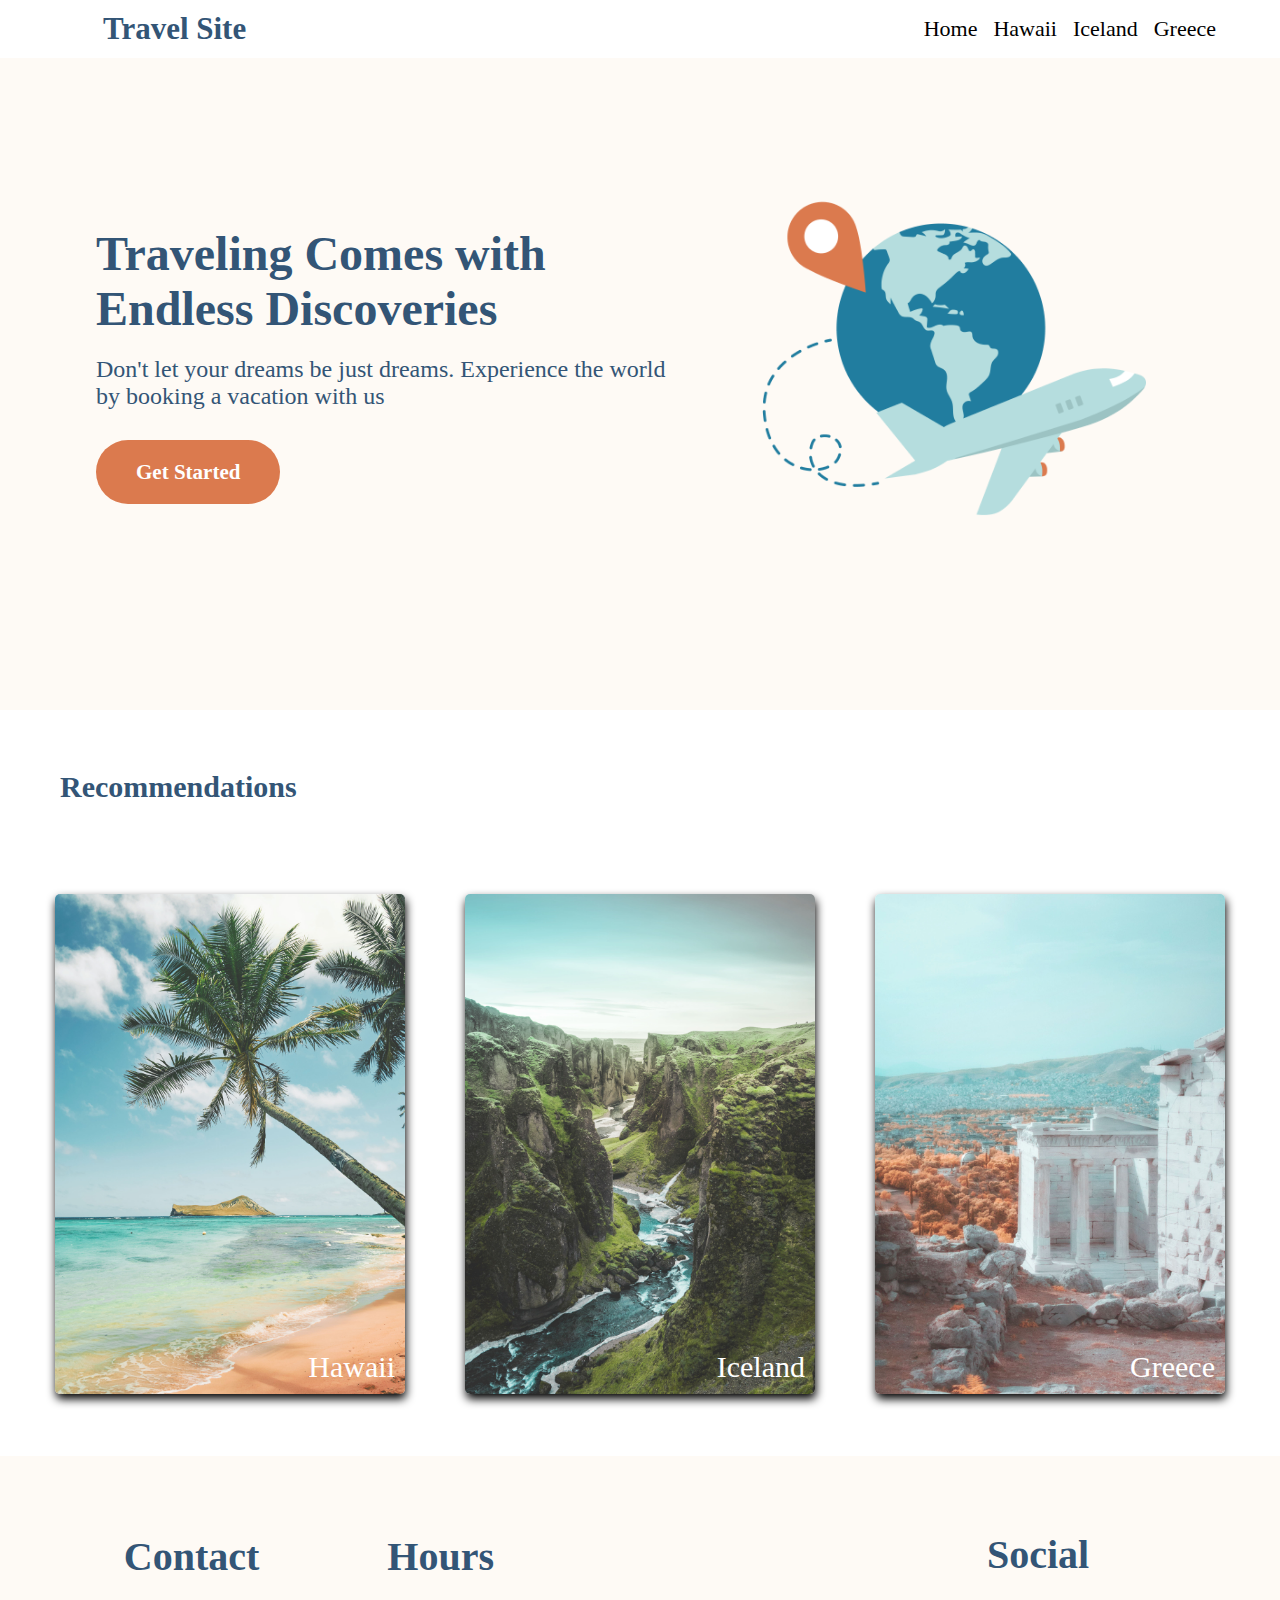
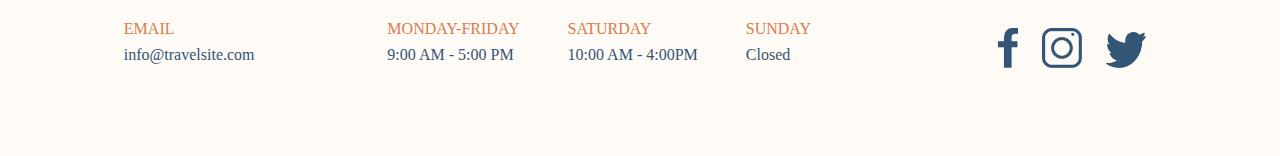
<file: index.html>
<!DOCTYPE html>
<html lang="en">
  <head>
    <meta charset="UTF-8" />
    <meta http-equiv="X-UA-Compatible" content="IE=edge" />
    <meta name="viewport" content="width=device-width, initial-scale=1.0" />
    <title>Travel Site</title>
    <link href="./css/global.css" type="text/css" rel="stylesheet" />
    <link href="css/main.css" type="text/css" rel="stylesheet" />
  </head>
  <body>
    <header>
      <nav class="main-nav">
        <h1 class="main-nav__logo">
          <a class="main-nav__logo" href="./index.html">Travel Site</a>
        </h1>
        <ul class="main-nav__list">
          <li class="main-nav__list-item">
            <a class="main-nav__list-item" href="index.html">Home</a>
          </li>
          <li class="main-nav__list-item">
            <a class="main-nav__list-item" href="./pages/hawaii.html">Hawaii</a>
          </li>
          <li class="main-nav__list-item">
            <a class="main-nav__list-item" href="./pages/iceland.html"
              >Iceland</a
            >
          </li>
          <li class="main-nav__list-item">
            <a class="main-nav__list-item" href="./pages/greece.html">Greece</a>
          </li>
        </ul>
      </nav>
      <div class="hero">
        <h1 class="hero__title">Traveling Comes with Endless Discoveries</h1>
        <p class="hero__content">
          Don't let your dreams be just dreams. Experience the world by booking
          a vacation with us
        </p>
        <div>
          <a class="hero__button" href="./pages/travelform.html">Get Started</a>
        </div>
      </div>
    </header>
    <section>
      <h2 class="section-title">Recommendations</h2>

      <div class="cardsContainer">
        <a href="./pages/hawaii.html">
          <div class="card__item card__item--hawaii">Hawaii</div>
        </a>
        <a href="./pages/iceland.html">
          <div class="card__item card__item--iceland">Iceland</div>
        </a>
        <a href="./pages/greece.html">
          <div class="card__item card_item--greece">Greece</div>
        </a>
      </div>
    </section>

    <footer class="footer-container">
      <!--parent container-->
      <div class="footer__item--contact">
        <h2 class="footer__item--title">Contact</h2>
        <h3 class="footer__item--subtitle">Email</h3>
        <p class="footer__item--text">info@travelsite.com</p>
      </div>

      <div class="footer__item--hours">
        <h2 class="footer__item--title">Hours</h2>
        <h3 class="footer__item--subtitle">Monday-Friday</h3>
        <p class="footer__item--text">9:00 AM - 5:00 PM</p>
      </div>

      <div class="footer__item--weekend">
        <p class="footer__item--subtitle">Saturday</p>
        <p class="footer__item--text">10:00 AM - 4:00PM</p>
      </div>

      <div class="footer__item--weekend">
        <p class="footer__item--subtitle">Sunday</p>
        <p class="footer__item--text">Closed</p>
      </div>

      <div class="footer__item--social">
        <h2 class="footer__item--title">Social</h2>
        <figure>
          <a href="https://www.facebook.com"
            ><img src="./assets/Icons/icon-facebook.png" alt="facebook"
          /></a>
          <a href="https://www.instagram.com"
            ><img src="./assets/Icons/icon-instagram.png" alt="facebook"
          /></a>
          <a href="https://www.twitter.com"
            ><img src="./assets/Icons/icon-twitter.png" alt="facebook"
          /></a>
        </figure>
      </div>
    </footer>
  </body>
</html>
</file>
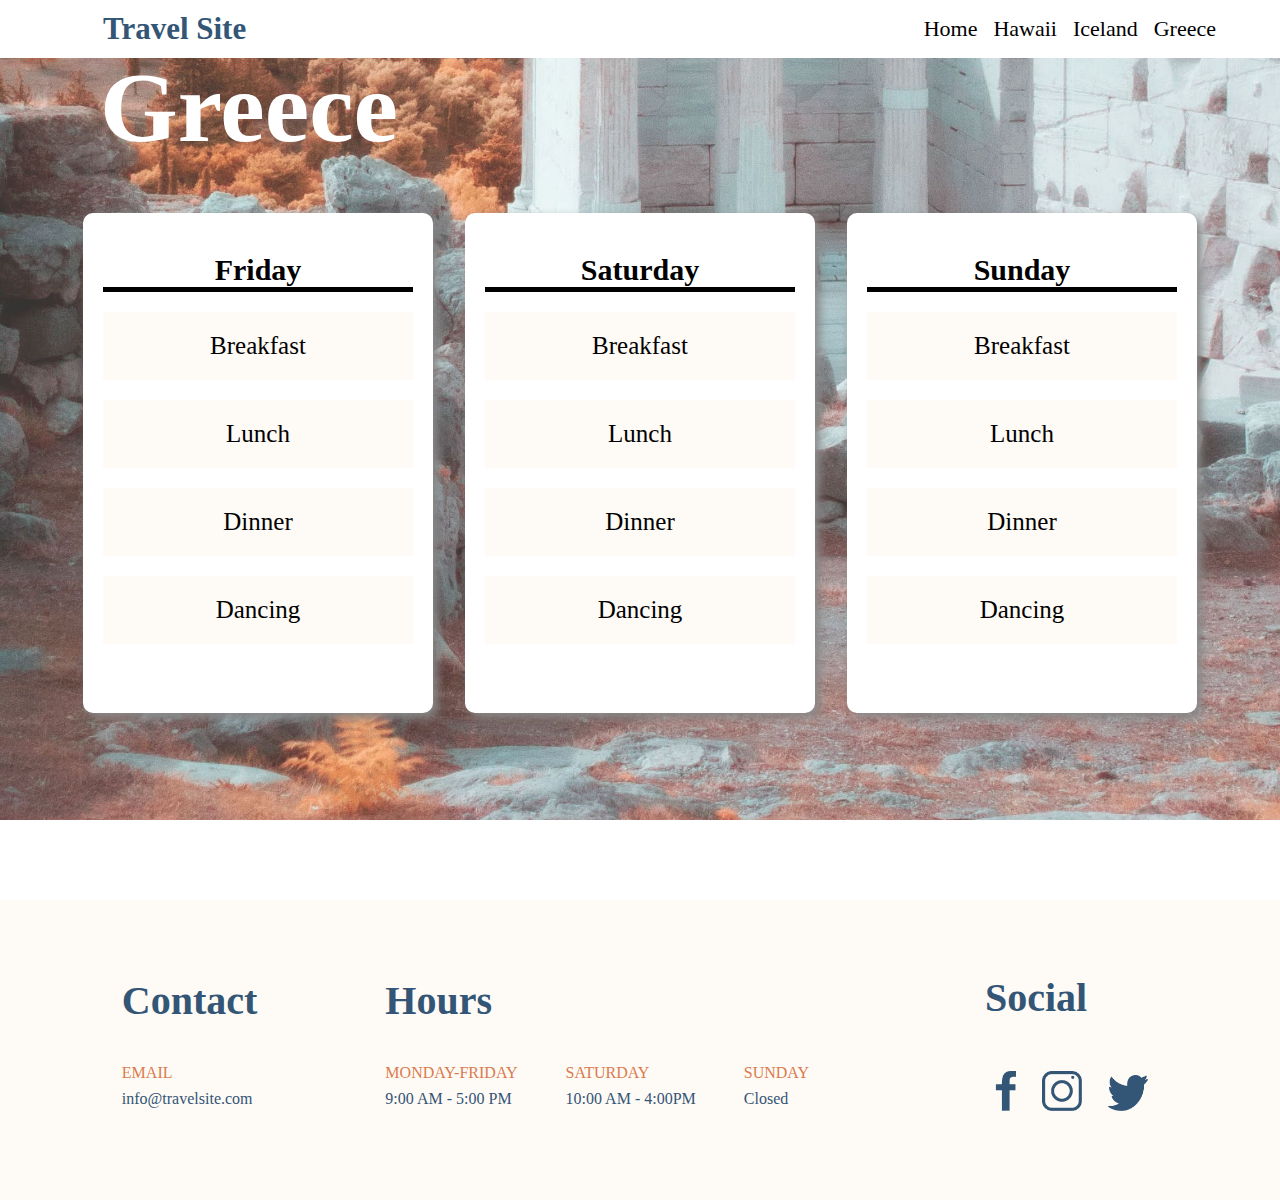
<file: pages/greece.html>
<!DOCTYPE html>
<html lang="en">
  <head>
    <meta charset="UTF-8" />
    <meta http-equiv="X-UA-Compatible" content="IE=edge" />
    <meta name="viewport" content="width=device-width, initial-scale=1.0" />
    <title>Greece</title>
    <link href="../css/global.css" type="text/css" rel="stylesheet" />
    <link href="../css/destinations.css" type="text/css" rel="stylesheet" />
  </head>
  <body>
    <header>
      <nav class="main-nav">
        <h1 class="main-nav__logo">
          <a class="main-nav__logo" href="../index.html">Travel Site</a>
        </h1>
        <ul class="main-nav__list">
          <li class="main-nav__list-item">
            <a class="main-nav__list-item" href="../index.html">Home</a>
          </li>
          <li class="main-nav__list-item">
            <a class="main-nav__list-item" href="./hawaii.html">Hawaii</a>
          </li>
          <li class="main-nav__list-item">
            <a class="main-nav__list-item" href="./iceland.html">Iceland</a>
          </li>
          <li class="main-nav__list-item">
            <a class="main-nav__list-item" href="./greece.html">Greece</a>
          </li>
        </ul>
      </nav>
    </header>
    <main>
      <!--remember this is the background of the main part,
no flex,title goes here-->
      <section class="main__container--greece">
        <h1 class="destination-title">Greece</h1>
        <article class="cardsContainer">
          <!--remember i used .card__item specs, decided to create a new class 
to style background within same .destinationCards-->
          <section class="destinationCards">
            <ul class="destinationCards__title">
              Friday
            </ul>
            <li class="destinationCards__li">Breakfast</li>
            <li class="destinationCards__li">Lunch</li>
            <li class="destinationCards__li">Dinner</li>
            <li class="destinationCards__li">Dancing</li>
          </section>

          <section class="destinationCards">
            <ul class="destinationCards__title">
              Saturday
            </ul>
            <li class="destinationCards__li">Breakfast</li>
            <li class="destinationCards__li">Lunch</li>
            <li class="destinationCards__li">Dinner</li>
            <li class="destinationCards__li">Dancing</li>
          </section>

          <section class="destinationCards">
            <ul class="destinationCards__title">
              Sunday
            </ul>
            <li class="destinationCards__li">Breakfast</li>
            <li class="destinationCards__li">Lunch</li>
            <li class="destinationCards__li">Dinner</li>
            <li class="destinationCards__li">Dancing</li>
          </section>
        </article>
      </section>
    </main>

    <footer class="footer-container">
      <!--parent container-->
      <div class="footer__item--contact">
        <h2 class="footer__item--title">Contact</h2>
        <h3 class="footer__item--subtitle">Email</h3>
        <p class="footer__item--text">info@travelsite.com</p>
      </div>

      <div class="footer__item--hours">
        <h2 class="footer__item--title">Hours</h2>
        <h3 class="footer__item--subtitle">Monday-Friday</h3>
        <p class="footer__item--text">9:00 AM - 5:00 PM</p>
      </div>

      <div class="footer__item--weekend">
        <p class="footer__item--subtitle">Saturday</p>
        <p class="footer__item--text">10:00 AM - 4:00PM</p>
      </div>

      <div class="footer__item--weekend">
        <p class="footer__item--subtitle">Sunday</p>
        <p class="footer__item--text">Closed</p>
      </div>

      <div class="footer__item--social">
        <h2 class="footer__item--title">
          Social
          <h2>
            <figure>
              <a href="https://www.facebook.com"
                ><img src="../assets/Icons/icon-facebook.png" alt="facebook"
              /></a>
              <a href="https://www.instagram.com"
                ><img src="../assets/Icons/icon-instagram.png" alt="facebook"
              /></a>
              <a href="https://www.twitter.com"
                ><img src="../assets/Icons/icon-twitter.png" alt="facebook"
              /></a>
            </figure>
          </h2>
        </h2>
      </div>
    </footer>
  </body>
</html>
</file>
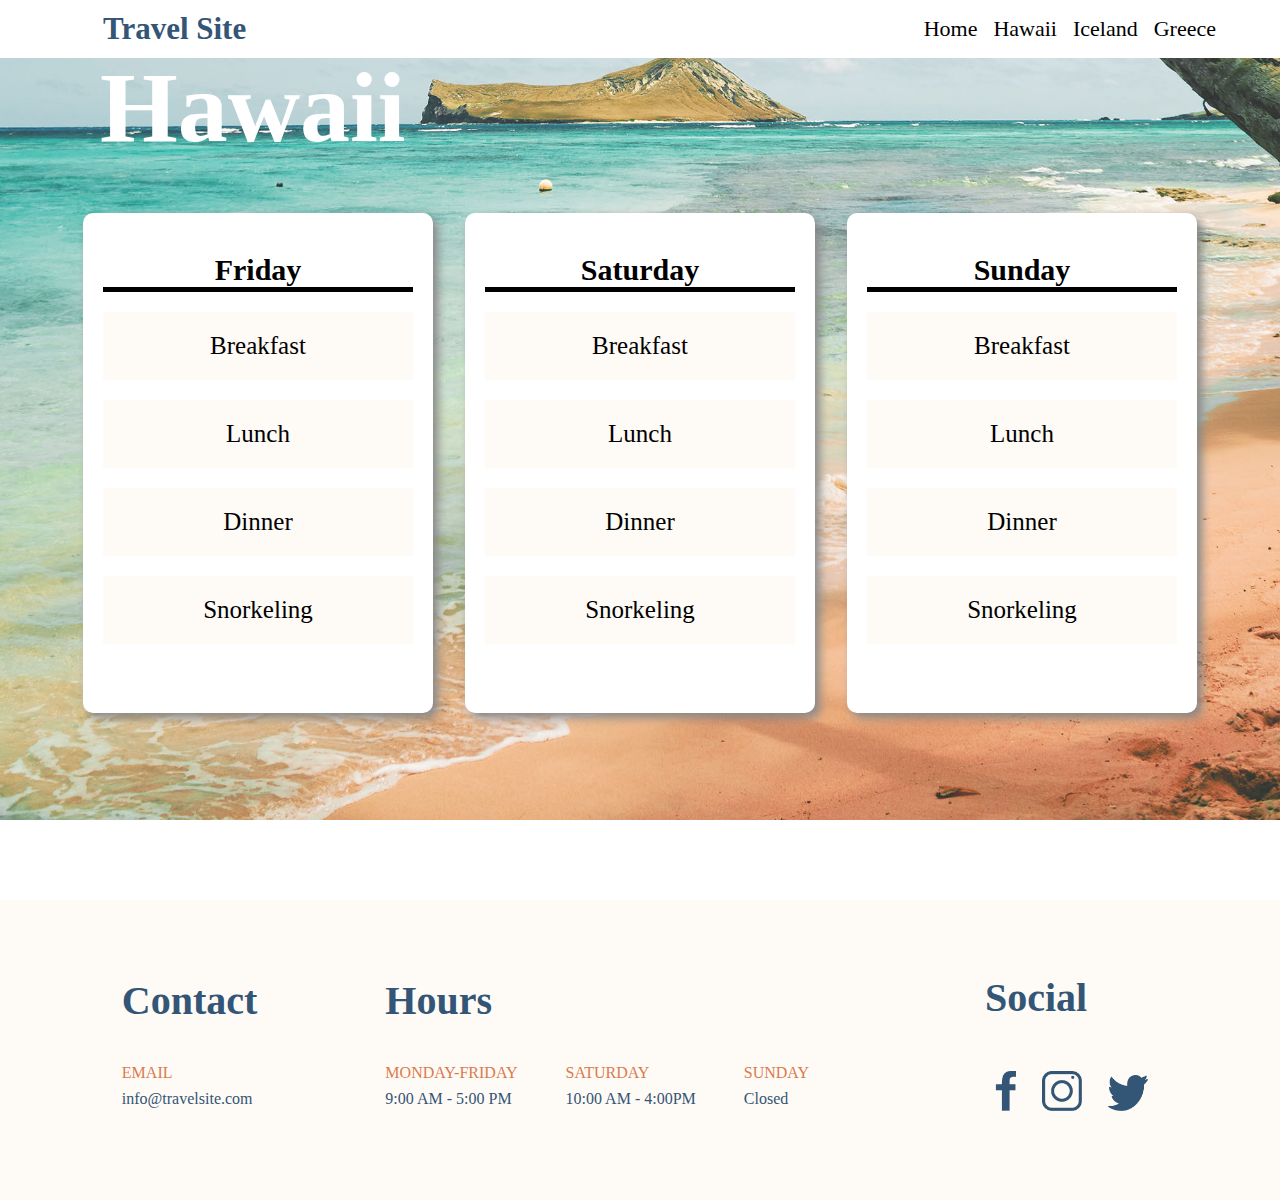
<file: pages/hawaii.html>
<!DOCTYPE html>
<html lang="en">
  <head>
    <meta charset="UTF-8" />
    <meta http-equiv="X-UA-Compatible" content="IE=edge" />
    <meta name="viewport" content="width=device-width, initial-scale=1.0" />
    <title>Hawaii</title>
    <link href="../css/global.css" type="text/css" rel="stylesheet" />
    <link href="../css/destinations.css" type="text/css" rel="stylesheet" />
  </head>
  <body>
    <header>
      <nav class="main-nav">
        <h1 class="main-nav__logo">
          <a class="main-nav__logo" href="../index.html">Travel Site</a>
        </h1>
        <ul class="main-nav__list">
          <li class="main-nav__list-item">
            <a class="main-nav__list-item" href="../index.html">Home</a>
          </li>
          <li class="main-nav__list-item">
            <a class="main-nav__list-item" href="./hawaii.html">Hawaii</a>
          </li>
          <li class="main-nav__list-item">
            <a class="main-nav__list-item" href="./iceland.html">Iceland</a>
          </li>
          <li class="main-nav__list-item">
            <a class="main-nav__list-item" href="./greece.html">Greece</a>
          </li>
        </ul>
      </nav>
    </header>
    <main>
      <!--remember this is the background of the main part,
no flex,title goes here-->
      <section class="main__container--hawaii">
        <h1 class="destination-title">Hawaii</h1>
        <article class="cardsContainer">
          <!--remember i used .card__item specs, decided to create a new class 
to style background within same .destinationCards-->
          <section class="destinationCards">
            <ul class="destinationCards__title">
              Friday
            </ul>
            <li class="destinationCards__li">Breakfast</li>
            <li class="destinationCards__li">Lunch</li>
            <li class="destinationCards__li">Dinner</li>
            <li class="destinationCards__li">Snorkeling</li>
          </section>

          <section class="destinationCards">
            <ul class="destinationCards__title">
              Saturday
            </ul>
            <li class="destinationCards__li">Breakfast</li>
            <li class="destinationCards__li">Lunch</li>
            <li class="destinationCards__li">Dinner</li>
            <li class="destinationCards__li">Snorkeling</li>
          </section>

          <section class="destinationCards">
            <ul class="destinationCards__title">
              Sunday
            </ul>
            <li class="destinationCards__li">Breakfast</li>
            <li class="destinationCards__li">Lunch</li>
            <li class="destinationCards__li">Dinner</li>
            <li class="destinationCards__li">Snorkeling</li>
          </section>
        </article>
      </section>
    </main>
    <footer class="footer-container">
      <!--parent container-->
      <div class="footer__item--contact">
        <h2 class="footer__item--title">Contact</h2>
        <h3 class="footer__item--subtitle">Email</h3>
        <p class="footer__item--text">info@travelsite.com</p>
      </div>

      <div class="footer__item--hours">
        <h2 class="footer__item--title">Hours</h2>
        <h3 class="footer__item--subtitle">Monday-Friday</h3>
        <p class="footer__item--text">9:00 AM - 5:00 PM</p>
      </div>

      <div class="footer__item--weekend">
        <p class="footer__item--subtitle">Saturday</p>
        <p class="footer__item--text">10:00 AM - 4:00PM</p>
      </div>

      <div class="footer__item--weekend">
        <p class="footer__item--subtitle">Sunday</p>
        <p class="footer__item--text">Closed</p>
      </div>

      <div class="footer__item--social">
        <h2 class="footer__item--title">
          Social
          <h2>
            <figure>
              <a href="https://www.facebook.com"
                ><img src="../assets/Icons/icon-facebook.png" alt="facebook"
              /></a>
              <a href="https://www.instagram.com"
                ><img src="../assets/Icons/icon-instagram.png" alt="facebook"
              /></a>
              <a href="https://www.twitter.com"
                ><img src="../assets/Icons/icon-twitter.png" alt="facebook"
              /></a>
            </figure>
          </h2>
        </h2>
      </div>
    </footer>
  </body>
</html>
</file>
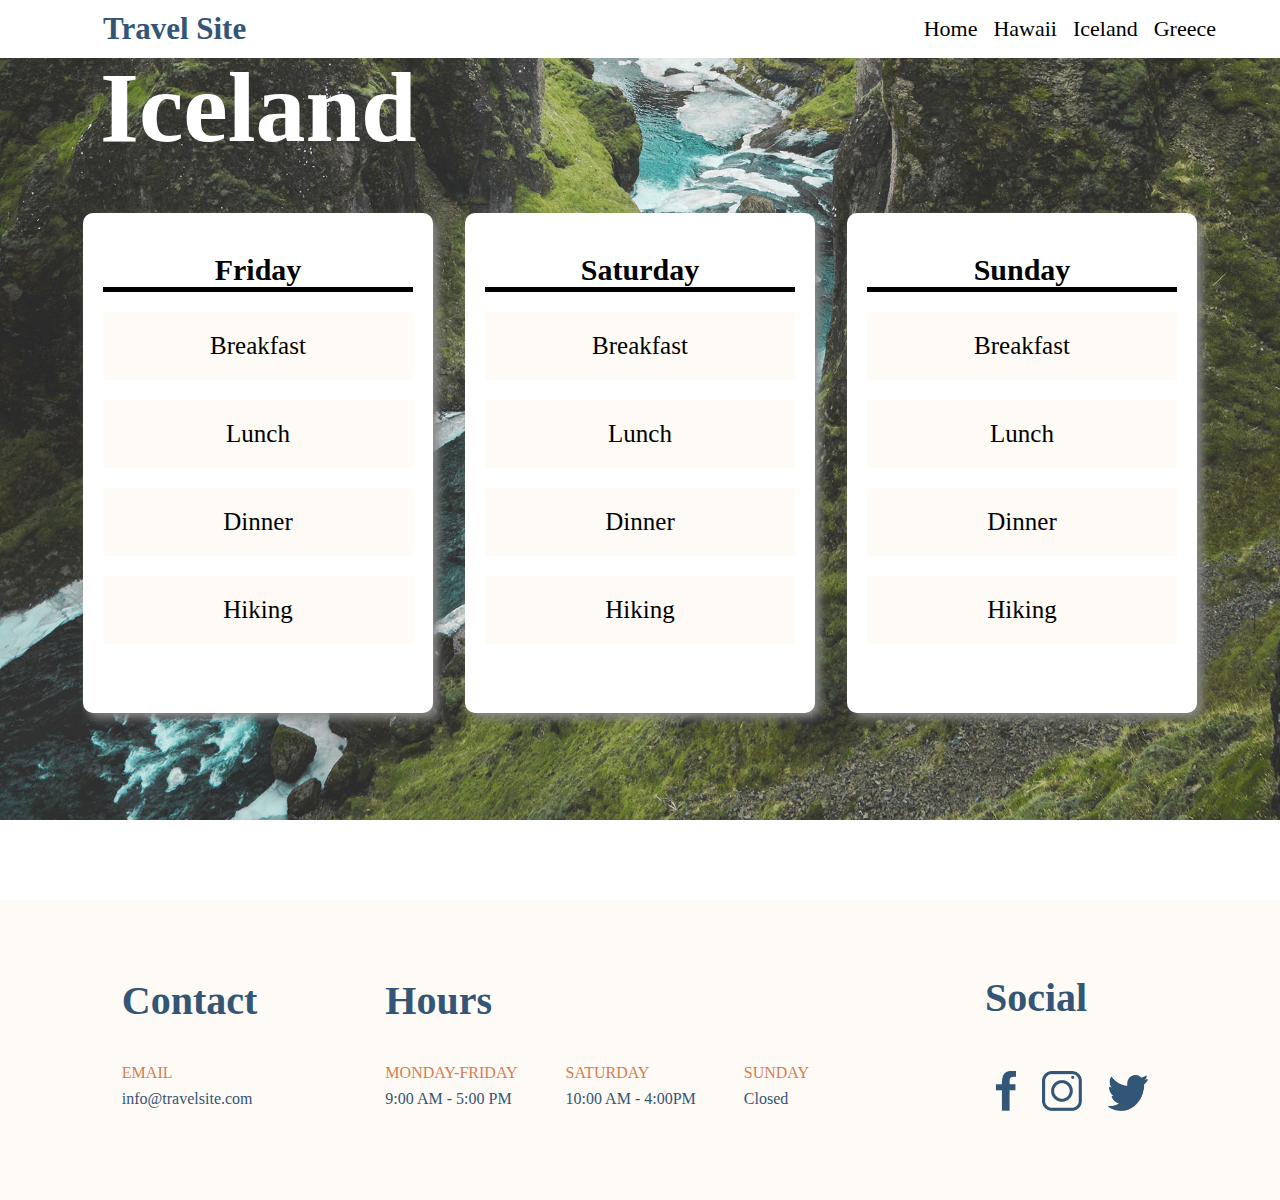
<file: pages/iceland.html>
<!DOCTYPE html>
<html lang="en">
  <head>
    <meta charset="UTF-8" />
    <meta http-equiv="X-UA-Compatible" content="IE=edge" />
    <meta name="viewport" content="width=device-width, initial-scale=1.0" />
    <title>Iceland</title>
    <link href="../css/global.css" type="text/css" rel="stylesheet" />
    <link href="../css/destinations.css" type="text/css" rel="stylesheet" />
  </head>
  <body>
    <nav class="main-nav">
      <h1 class="main-nav__logo">
        <a class="main-nav__logo" href="../index.html">Travel Site</a>
      </h1>
      <ul class="main-nav__list">
        <li class="main-nav__list-item">
          <a class="main-nav__list-item" href="../index.html">Home</a>
        </li>
        <li class="main-nav__list-item">
          <a class="main-nav__list-item" href="./hawaii.html">Hawaii</a>
        </li>
        <li class="main-nav__list-item">
          <a class="main-nav__list-item" href="./iceland.html">Iceland</a>
        </li>
        <li class="main-nav__list-item">
          <a class="main-nav__list-item" href="./greece.html">Greece</a>
        </li>
      </ul>
    </nav>

    <main>
      <!--remember this is the background of the main part,
no flex,title goes here-->
      <section class="main__container--iceland">
        <h1 class="destination-title">Iceland</h1>
        <article class="cardsContainer">
          <!--remember i used .card__item specs, decided to create a new class 
to style background within same .destinationCards-->
          <section class="destinationCards">
            <ul class="destinationCards__title">
              Friday
            </ul>
            <li class="destinationCards__li">Breakfast</li>
            <li class="destinationCards__li">Lunch</li>
            <li class="destinationCards__li">Dinner</li>
            <li class="destinationCards__li">Hiking</li>
          </section>

          <section class="destinationCards">
            <ul class="destinationCards__title">
              Saturday
            </ul>
            <li class="destinationCards__li">Breakfast</li>
            <li class="destinationCards__li">Lunch</li>
            <li class="destinationCards__li">Dinner</li>
            <li class="destinationCards__li">Hiking</li>
          </section>

          <section class="destinationCards">
            <ul class="destinationCards__title">
              Sunday
            </ul>
            <li class="destinationCards__li">Breakfast</li>
            <li class="destinationCards__li">Lunch</li>
            <li class="destinationCards__li">Dinner</li>
            <li class="destinationCards__li">Hiking</li>
          </section>
        </article>
      </section>
    </main>
    <footer class="footer-container">
      <!--parent container-->
      <div class="footer__item--contact">
        <h2 class="footer__item--title">Contact</h2>
        <h3 class="footer__item--subtitle">Email</h3>
        <p class="footer__item--text">info@travelsite.com</p>
      </div>

      <div class="footer__item--hours">
        <h2 class="footer__item--title">Hours</h2>
        <h3 class="footer__item--subtitle">Monday-Friday</h3>
        <p class="footer__item--text">9:00 AM - 5:00 PM</p>
      </div>

      <div class="footer__item--weekend">
        <p class="footer__item--subtitle">Saturday</p>
        <p class="footer__item--text">10:00 AM - 4:00PM</p>
      </div>

      <div class="footer__item--weekend">
        <p class="footer__item--subtitle">Sunday</p>
        <p class="footer__item--text">Closed</p>
      </div>

      <div class="footer__item--social">
        <h2 class="footer__item--title">
          Social
          <h2>
            <figure>
              <a href="https://www.facebook.com"
                ><img src="../assets/Icons/icon-facebook.png" alt="facebook"
              /></a>
              <a href="https://www.instagram.com"
                ><img src="../assets/Icons/icon-instagram.png" alt="facebook"
              /></a>
              <a href="https://www.twitter.com"
                ><img src="../assets/Icons/icon-twitter.png" alt="facebook"
              /></a>
            </figure>
          </h2>
        </h2>
      </div>
    </footer>
  </body>
</html>
</file>
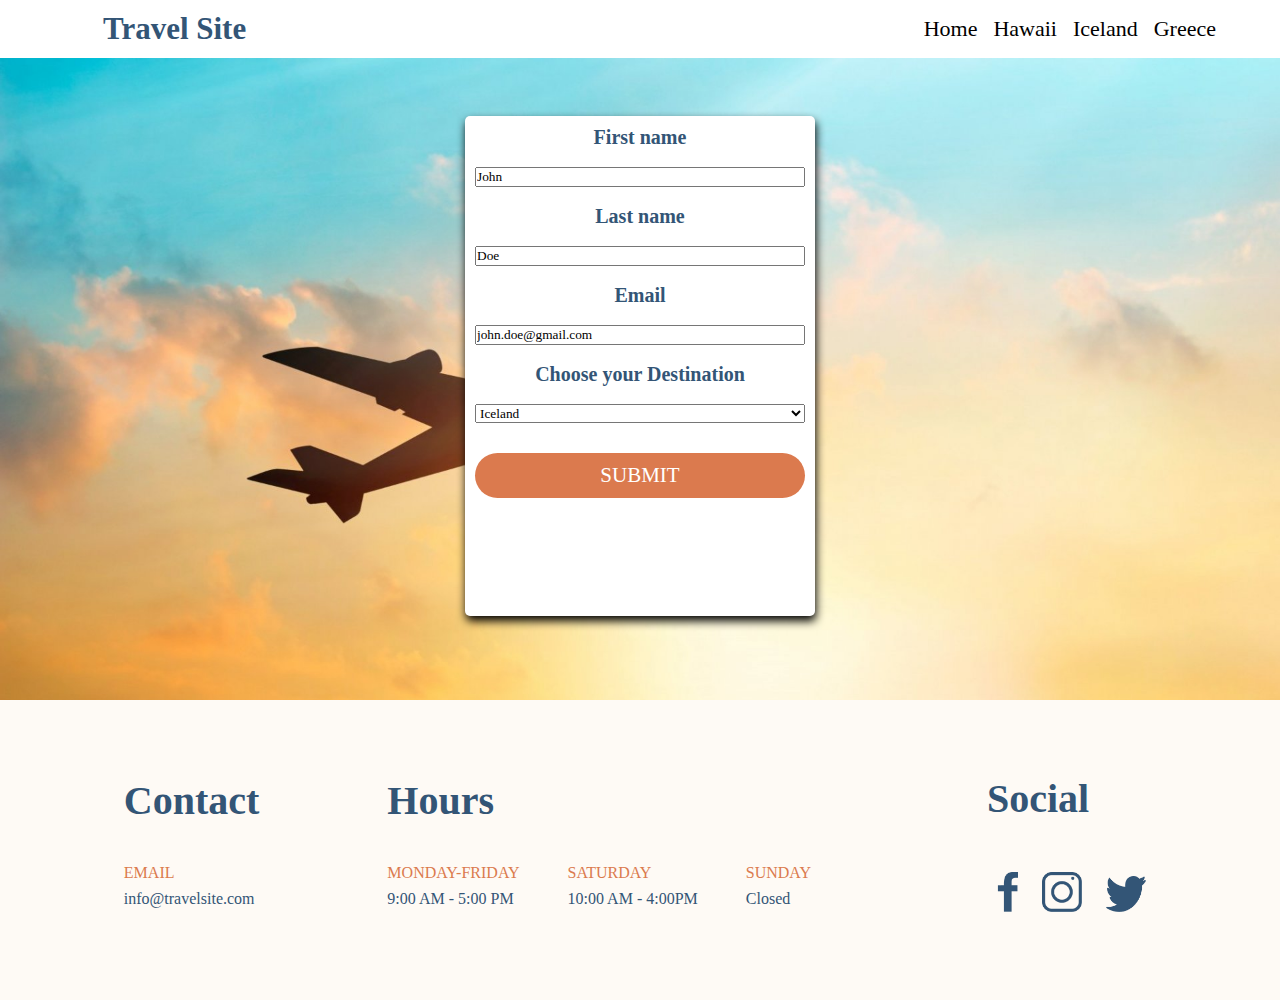
<file: pages/travelform.html>
<!DOCTYPE html>
<html lang="en">
  <head>
    <meta charset="UTF-8" />
    <meta http-equiv="X-UA-Compatible" content="IE=edge" />
    <meta name="viewport" content="width=device-width, initial-scale=1.0" />
    <title>Contact Us</title>
    <link href="../css/global.css" type="text/css" rel="stylesheet" />
    <link href="../css/destinations.css" type="text/css" rel="stylesheet" />
    <link href="../css/form.css" type="text/css" rel="stylesheet" />
  </head>
  <body>
    <nav class="main-nav">
      <h1 class="main-nav__logo">
        <a class="main-nav__logo" href="../index.html">Travel Site</a>
      </h1>
      <ul class="main-nav__list">
        <li class="main-nav__list-item">
          <a class="main-nav__list-item" href="../index.html">Home</a>
        </li>
        <li class="main-nav__list-item">
          <a class="main-nav__list-item" href="./hawaii.html">Hawaii</a>
        </li>
        <li class="main-nav__list-item">
          <a class="main-nav__list-item" href="./iceland.html">Iceland</a>
        </li>
        <li class="main-nav__list-item">
          <a class="main-nav__list-item" href="./greece.html">Greece</a>
        </li>
      </ul>
    </nav>
    <body>
      <section class="formcontainer">
        <div>
          <form action="./pages/travelform.html" class="form-card">
            <label class="form-card__title" for="fname">First name</label><br />
            <input type="text" id="fname" name="fname" value="John" /><br />
            <label class="form-card__title" for="lname">Last name</label><br />
            <input type="text" id="lname" name="lname" value="Doe" /><br />
            <label class="form-card__title" for="email">Email</label><br />
            <input
              type="text"
              id="email"
              name="email"
              value="john.doe@gmail.com"
            /><br />
            <label class="form-card__title" for="Destination Desired"
              >Choose your Destination</label
            ><br />
            <select id="destinations" name="destinations">
              <option value="Iceland">Iceland</option>
              <option value="Greece">Greece</option>
              <option value="Hawaii">Hawaii</option>
            </select>
            <div class="formbutton">SUBMIT</div>
          </form>
        </div>
      </section>

      <footer class="footer-container">
        <!--parent container-->
        <div class="footer__item--contact">
          <h2 class="footer__item--title">Contact</h2>
          <h3 class="footer__item--subtitle">Email</h3>
          <p class="footer__item--text">info@travelsite.com</p>
        </div>

        <div class="footer__item--hours">
          <h2 class="footer__item--title">Hours</h2>
          <h3 class="footer__item--subtitle">Monday-Friday</h3>
          <p class="footer__item--text">9:00 AM - 5:00 PM</p>
        </div>

        <div class="footer__item--weekend">
          <p class="footer__item--subtitle">Saturday</p>
          <p class="footer__item--text">10:00 AM - 4:00PM</p>
        </div>

        <div class="footer__item--weekend">
          <p class="footer__item--subtitle">Sunday</p>
          <p class="footer__item--text">Closed</p>
        </div>
        <div class="footer__item--social">
          <h2 class="footer__item--title">Social</h2>
          <figure>
            <a href="https://www.facebook.com"
              ><img src="../assets/Icons/icon-facebook.png" alt="facebook"
            /></a>
            <a href="https://www.instagram.com"
              ><img src="../assets/Icons/icon-instagram.png" alt="facebook"
            /></a>
            <a href="https://www.twitter.com"
              ><img src="../assets/Icons/icon-twitter.png" alt="facebook"
            /></a>
          </figure>
        </div>
      </footer>
    </body>
  </body>
</html>
</file>
<file: css/global.css>
*,
*:before,
*:after {
  box-sizing: border-box;
  margin: 0;
  padding: 0;
  font-family: verdana;
}
.main-nav {
  background-color: #ffff;
  display: flex;
  flex-direction: row;
  justify-content: space-between;
  align-items: center;
  padding: 10px;
  position: fixed;
  width: 100%;
}
.main-nav__logo {
  font-size: 31px;
  color: #335576;
  display: inline-block;
  margin-left: 1.5em;
}

.main-nav__list {
  display: inline-block;
  margin-right: 3em;
}
.main-nav__list-item {
  font-size: 22px;
  font-weight: 500;
  display: inline-block;
  padding: 3px;
}

.cardsContainer {
  display: flex;
  justify-content: center;
  margin: 2em;
}

.card__item {
  width: 350px;
  height: 500px;
  border-radius: 5px;
  box-shadow: 1px 5px 10px black;
  margin: 1em;
}
.footer-container {
  background-color: #fefaf5;
  height: 300px;
  display: flex;
  align-items: center;
  justify-content: center;
}
.footer__item--title {
  color: #335576;
  padding-bottom: 1em;
  font-size: 40px;
}
.footer__item--subtitle {
  color: #db7a4e;
  padding-bottom: 0.5em;
  font-size: 16px;
  font-weight: lighter;
  text-transform: uppercase;
}
.footer__item--text {
  color: #335576;
  padding-bottom: 1em;
}
.footer__item--weekend {
  padding-top: 5.5em;
  align-items: flex-end;
  justify-content: flex-end;
  padding-right: 3em;
}
.footer__item--contact {
  padding-right: 8em;
}

.footer__item--social {
  padding-left: 8em;
  display: flex;
  flex-direction: column;
}
.footer__item--hours {
  padding-right: 3em;
}
img {
  max-width: 60px;
  max-height: 60px;
  padding: 10px;
}
a.main-nav__list-item:link {
  text-decoration: none;
  color: black;
}
a.main-nav__list-item:visited {
  color: black;
}
a.main-nav__list-item:hover {
  border-bottom: 3px solid #db7a4e;
}
a.hero__button {
  color: white;
  text-decoration: none;
}
a {
  text-decoration: none;
}
</file>
<file: css/main.css>
*,
*:before,
*:after {
  box-sizing: border-box;
  margin: 0;
  padding: 0;
  font-family: verdana;
}
.hero {
    background-image: url('../assets/Images/hero.png');
    background-repeat: no-repeat;
    background-position: 85% center;
    background-color: #FEFAF5;
    background-size: 30%;
    height: 710px;
    display: flex;
    flex-direction: column;
    justify-content: center;
    padding-left: 6em;
}

.hero__title {
    max-width: 50%;
    font-size: 48px;
    color: #335576;
    margin-bottom: 20px;
}
.hero__content{
    max-width: 50%;
    font-size: 24px;
    color: #335576;
    margin-bottom: 50px;
}
.hero__button{
    color:white;
    font-size: 21px;
    font-weight: bold;
    background-color: #DB7A4E;
    padding: 20px 40px;
    border-radius: 40px;
}
.card__item--hawaii {
    background-image: url('../assets/Images/hawaii.jpg');
    background-position: center center;
    background-size: cover;
    display:flex;
    justify-content: flex-end;
    align-items: flex-end;
    padding: 10px;
    color: white;
    font-size: 30px;
}

.card__item--iceland {
    background-image: url('../assets/Images/iceland.jpg');
    background-position: center center;
    background-size: cover;
    display:flex;
    justify-content: flex-end;
    align-items: flex-end;
    padding: 10px;
    color: white;
    font-size: 30px;
}
.card_item--greece {
    background-image: url('../assets/Images/greece.jpg');
    background-size: cover;
    background-position: center center;
    display:flex;
    justify-content: flex-end;
    align-items: flex-end;
    padding: 10px;
    color: white;
    font-size: 30px;
}
.section-title {
    margin: 2em;
    font-size: 30px;
    color: #335576;
}
a:link {
    text-decoration: none;
}
</file>
<file: css/destinations.css>
*,
*:before,
*:after {
  box-sizing: border-box;
  margin: 0;
  padding: 0;
  font-family: verdana;
}

.main__container--greece {
  background-image: url("../assets/Images/greece.jpg");
  background-repeat: no-repeat;
  background-position: center -1100px;
  background-size: cover;
  height: 900px;
}
.main__container--hawaii {
  background-image: url("../assets/Images/hawaii.jpg");
  background-repeat: no-repeat;
  background-position: center -1100px;
  background-size: cover;
  height: 900px;
}
.main__container--iceland {
  background-image: url("../assets/Images/iceland.jpg");
  background-repeat: no-repeat;
  background-position: center -1100px;
  background-size: cover;
  height: 900px;
}
.destination-title {
  font-size: 100px;
  font-weight: bold;
  color: white;
  padding-top: 0.5em;
  padding-left: 1em;
}
.destinationCards {
  width: 350px;
  height: 500px;
  border-radius: 10px;
  box-shadow: 5px 5px 10px #888888;
  margin: 1em;
  background-color: #ffff;
}
.destinationCards__title {
  font-size: 30px;
  font-weight: bold;
  display: flex;
  justify-content: center;
  padding-top: 20px;
  margin: 20px;
  border-bottom: 5px black solid;
}
.destinationCards__li {
  font-size: 25px;
  display: flex;
  justify-content: center;
  padding: 20px;
  margin: 20px;
  background-color: #fefaf5;
}
</file>
<file: css/form.css>
*,
*:before,
*:after {
  box-sizing: border-box;
  margin: 0;
  padding: 0;
  font-family: verdana;
}

.formcontainer {
  display: flex;
  align-items: center;
  justify-content: center;
  padding-top: 2em;
  background-image: url(../assets/Images/form-img.jpg);
  background-repeat: no-repeat;
  background-size: cover;
  background-position: center;
  height: 700px;
}
.form-card {
  display: flex;
  flex-direction: column;
  width: 350px;
  height: 500px;
  border-radius: 5px;
  box-shadow: 1px 5px 10px black;
  padding: 10px;
  background-color: white;
}

.form-card__title {
  font-size: 20px;
  color: #335576;
  font-weight: bold;
  text-align: center;
}

.formbutton {
  color: white;
  font-size: 21px;
  font-weight: 400;
  background-color: #db7a4e;
  padding: 10px 20px;
  border-radius: 40px;
  margin-top: 30px;
  text-align: center;
}
</file>
